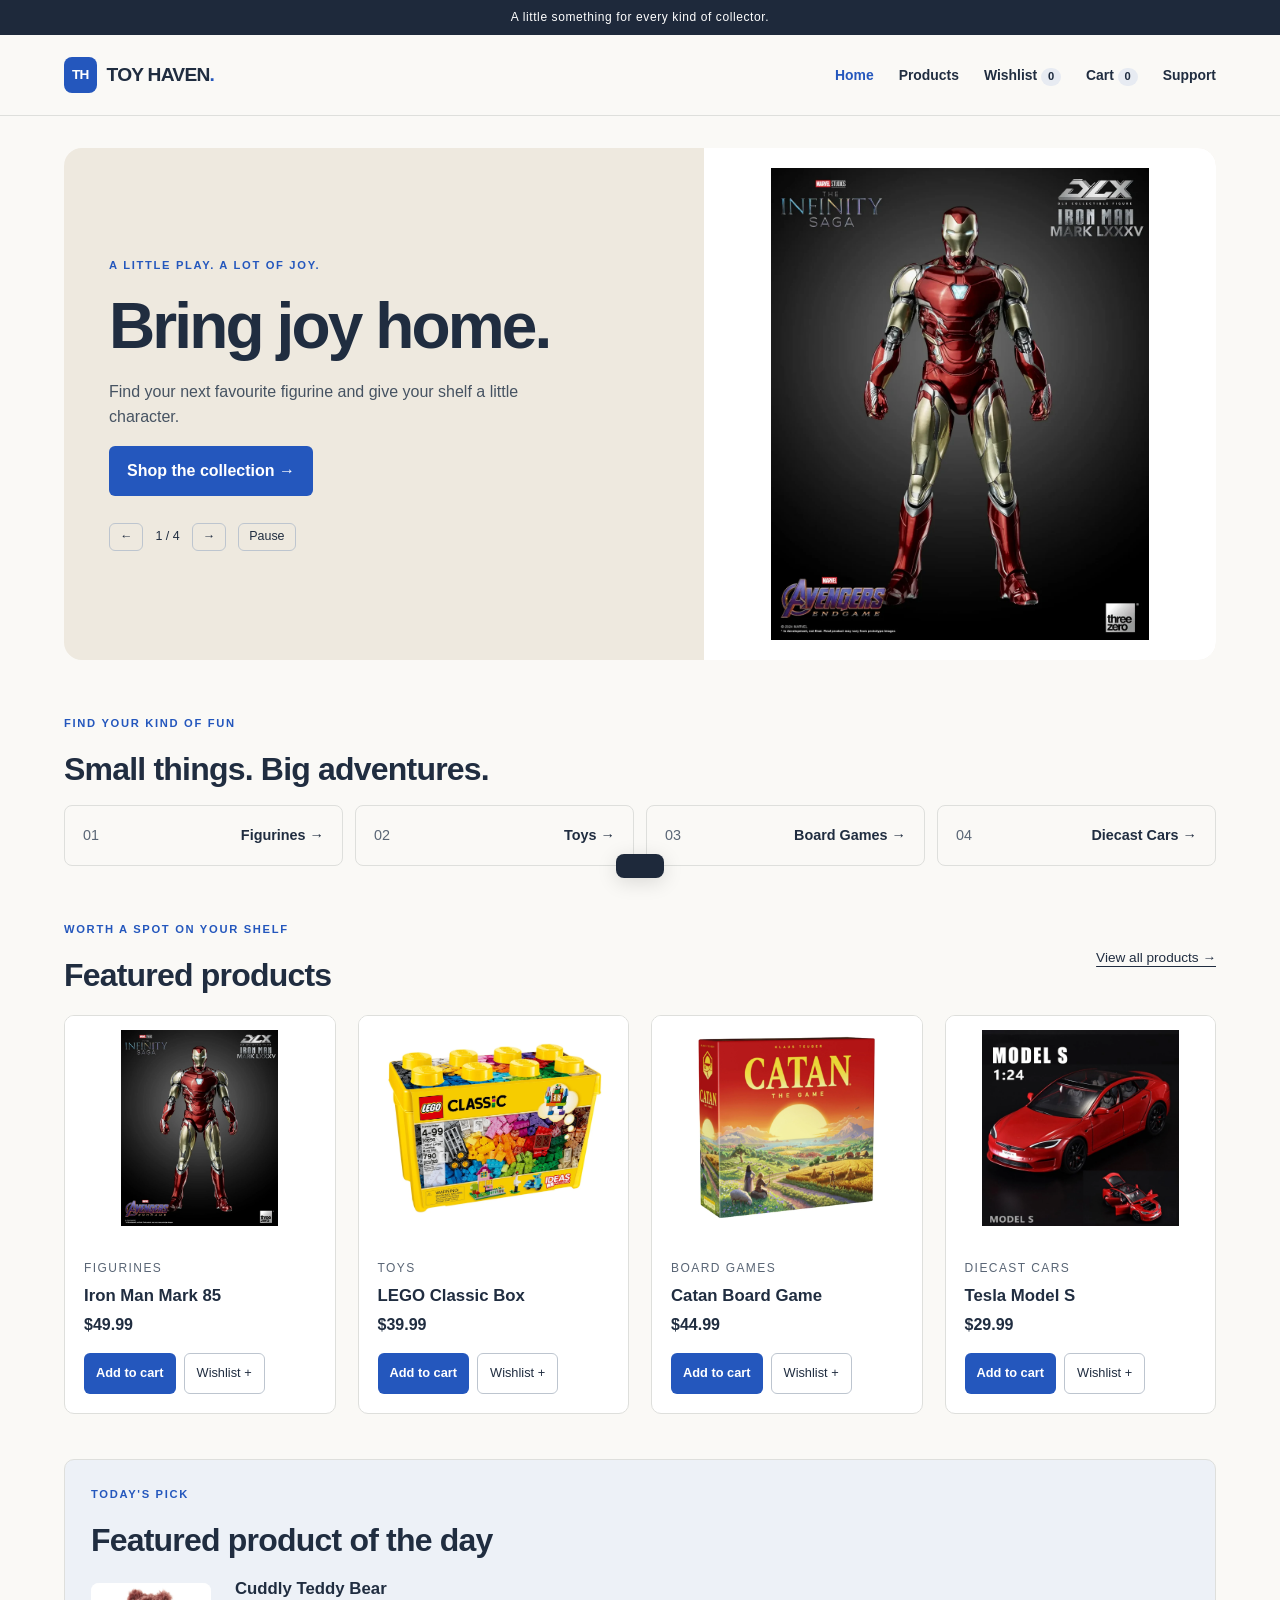
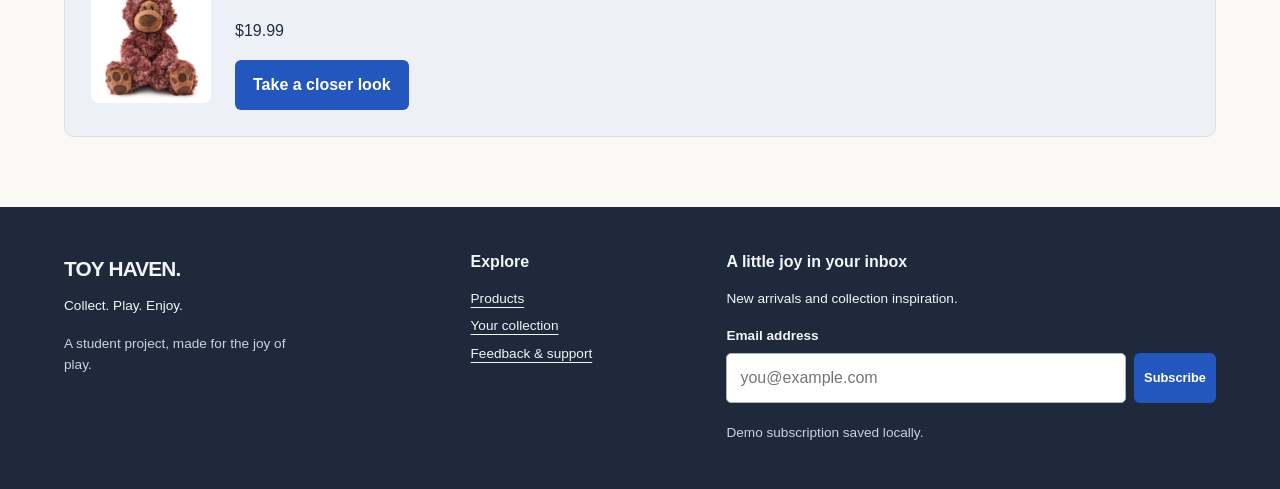
<file: index.html>
<!DOCTYPE html>
<!-- Home page. -->
<html lang="en">
  <head>
    <meta charset="UTF-8">
    <!-- Sets the page width to match the phone or computer screen. -->
    <meta name="viewport" content="width=device-width, initial-scale=1.0">
    <meta name="description" content="Toy Haven: discover collectible figurines, toys, board games and diecast cars. A student demo shop.">
    <meta name="theme-color" content="#1e293b">
    <!-- Text shown on the browser tab. -->
    <title>Toy Haven | Collect. Play. Enjoy.</title>
    <!-- Loads the shared design rules. -->
    <link rel="stylesheet" href="style.css">
    <link rel="icon" href="images/icon.svg" type="image/svg+xml">
    <!-- Links the app name, icons and installation settings. -->
    <link rel="manifest" href="manifest.json">
  </head>
  <body>
    <!-- Lets keyboard users jump straight to the main content. -->
    <a class="skip-link" href="#main">Skip to content</a>
    <div class="announcement" role="region" aria-label="Store announcement">
      A little something for every kind of collector.
    </div>
    <!-- Shared logo and navigation menu. -->
    <header>
      <a href="index.html" class="logo"><span class="logo-mark" aria-hidden="true">TH</span> TOY HAVEN<span class="logo-dot">.</span></a>
      <!-- Phone menu button. JavaScript opens and closes the navigation. -->
      <button class="hamburger" id="hamburger" aria-label="Toggle navigation" aria-expanded="false" aria-controls="nav-links"><span></span><span></span><span></span></button>
      <!-- Links to the other pages. aria-current marks the current page. -->
      <nav id="nav-links" aria-label="Main navigation">
        <a href="index.html" aria-current="page">Home</a>
        <a href="products.html">Products</a>
        <a href="wishlist.html">Wishlist <span id="wish-count">0</span></a>
        <a href="cart.html">Cart <span id="cart-count">0</span></a>
        <a href="support.html">Support</a>
      </nav>
    </header>
    <!-- Home page content. -->
    <main id="main">
      <!-- Slideshow banner and its controls. -->
      <section class="hero">
        <div>
          <p class="eyebrow">A LITTLE PLAY. A LOT OF JOY.</p>
          <h1 id="hero-title">Bring joy home.</h1>
          <p id="hero-text">Find your next favourite figurine, game or little adventure.</p>
          <a class="btn" id="hero-link" href="products.html">Shop the collection &rarr;</a>
          <div class="banner-controls">
            <button id="previous-banner" aria-label="Previous promotion">&larr;</button>
            <span id="banner-count">1 / 4</span><button id="next-banner" aria-label="Next promotion">&rarr;</button>
            <button id="pause-banner">Pause</button>
          </div>
        </div>
        <img id="hero-image" src="images/products/iron-man.webp" alt="Iron Man Mark 85 collectible figure" width="960" height="1200" fetchpriority="high">
      </section>
      <section class="intro">
        <p class="eyebrow">FIND YOUR KIND OF FUN</p>
        <h2>Small things. Big adventures.</h2>
        <div class="categories">
          <a href="products.html?category=Figurines"><span>01</span>Figurines &rarr;</a>
          <a href="products.html?category=Toys"><span>02</span>Toys &rarr;</a>
          <a href="products.html?category=Board%20Games"><span>03</span>Board Games &rarr;</a>
          <a href="products.html?category=Diecast%20Cars"><span>04</span>Diecast Cars &rarr;</a>
        </div>
      </section>
      <section>
        <div class="section-heading">
          <div>
            <p class="eyebrow">WORTH A SPOT ON YOUR SHELF</p>
            <h2>Featured products</h2>
          </div>
          <a href="products.html">View all products &rarr;</a>
        </div>
        <!-- JavaScript inserts the featured product cards here. -->
        <div id="featured-products" class="product-grid">
        </div>
      </section>
      <section class="daily panel">
        <p class="eyebrow">TODAY'S PICK</p>
        <h2>Featured product of the day</h2>
        <!-- JavaScript inserts the daily product here. -->
        <div id="daily-product">
        </div>
      </section>
    </main>
    <!-- Shared footer links and newsletter form. -->
    <footer>
      <div>
        <a class="logo" href="index.html">TOY HAVEN.</a>
        <p>Collect. Play. Enjoy.</p>
        <p class="footer-note">A student project, made for the joy of play.</p>
      </div>
      <div>
        <h2>Explore</h2>
        <a href="products.html">Products</a>
        <a href="wishlist.html">Your collection</a>
        <a href="support.html">Feedback & support</a>
      </div>
      <div>
        <h2>A little joy in your inbox</h2>
        <p>New arrivals and collection inspiration.</p>
        <!-- Newsletter form. JavaScript checks the email and saves it locally. -->
        <form id="newsletter-form" novalidate>
          <!-- The label is connected to its input using the matching for and id. -->
          <label for="news-email">Email address</label>
          <div class="newsletter-row">
            <input type="email" id="news-email" name="email" placeholder="you@example.com" required maxlength="150">
            <button type="submit" class="btn">Subscribe</button>
          </div>
          <!-- Shows the success or error message for this form. -->
          <p id="newsletter-status" role="status"></p>
        </form>
        <small>Demo subscription saved locally.</small>
      </div>
    </footer>
    <!-- JavaScript puts short feedback messages here. -->
    <div id="toast" class="toast" role="status">
    </div>
    <!-- Hidden product popup, opened by JavaScript. -->
    <dialog id="product-dialog" aria-labelledby="modal-title">
      <button id="close-dialog" class="secondary close-dialog">Close &times;</button>
      <div id="modal-content">
        <h2 id="modal-title">Product details</h2>
      </div>
    </dialog>
    <!-- Loads products first, then the code that uses them. -->
    <script src="data.js"></script>
    <!-- Loads the shared JavaScript that makes buttons and forms work. -->
    <script src="app.js"></script>
  </body>
</html>
</file>
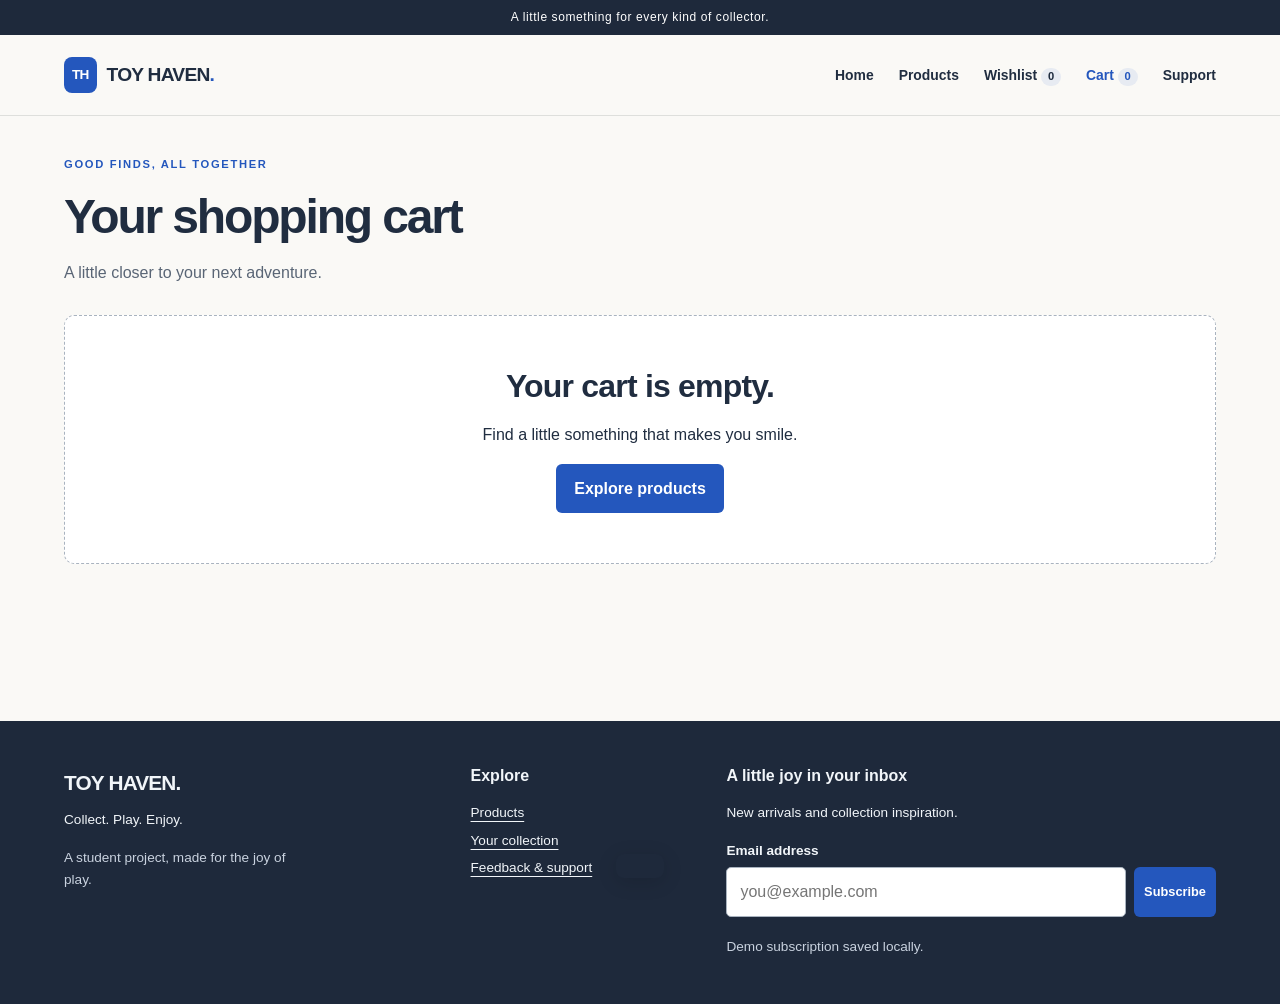
<file: cart.html>
<!DOCTYPE html>
<!-- Shopping cart page. -->
<html lang="en">
  <head>
    <meta charset="UTF-8">
    <!-- Sets the page width to match the phone or computer screen. -->
    <meta name="viewport" content="width=device-width, initial-scale=1.0">
    <meta name="description" content="Toy Haven: discover collectible figurines, toys, board games and diecast cars. A student demo shop.">
    <meta name="theme-color" content="#1e293b">
    <!-- Text shown on the browser tab. -->
    <title>Toy Haven | Shopping Cart</title>
    <!-- Loads the shared design rules. -->
    <link rel="stylesheet" href="style.css">
    <link rel="icon" href="images/icon.svg" type="image/svg+xml">
    <!-- Links the app name, icons and installation settings. -->
    <link rel="manifest" href="manifest.json">
  </head>
  <body>
    <!-- Lets keyboard users jump straight to the main content. -->
    <a class="skip-link" href="#main">Skip to content</a>
    <div class="announcement" role="region" aria-label="Store announcement">
      A little something for every kind of collector.
    </div>
    <!-- Shared logo and navigation menu. -->
    <header>
      <a href="index.html" class="logo"><span class="logo-mark" aria-hidden="true">TH</span> TOY HAVEN<span class="logo-dot">.</span></a>
      <!-- Phone menu button. JavaScript opens and closes the navigation. -->
      <button class="hamburger" id="hamburger" aria-label="Toggle navigation" aria-expanded="false" aria-controls="nav-links"><span></span><span></span><span></span></button>
      <!-- Links to the other pages. aria-current marks the current page. -->
      <nav id="nav-links" aria-label="Main navigation">
        <a href="index.html">Home</a>
        <a href="products.html">Products</a>
        <a href="wishlist.html">Wishlist <span id="wish-count">0</span></a>
        <a href="cart.html" aria-current="page">Cart <span id="cart-count">0</span></a>
        <a href="support.html">Support</a>
      </nav>
    </header>
    <!-- Shopping cart page content. -->
    <main id="main">
      <div class="page-title">
        <p class="eyebrow">GOOD FINDS, ALL TOGETHER</p>
        <h1>Your shopping cart</h1>
        <p>A little closer to your next adventure.</p>
      </div>
      <!-- JavaScript inserts cart items, quantity controls and totals here. -->
      <div id="cart-content">
      </div>
    </main>
    <!-- Shared footer links and newsletter form. -->
    <footer>
      <div>
        <a class="logo" href="index.html">TOY HAVEN.</a>
        <p>Collect. Play. Enjoy.</p>
        <p class="footer-note">A student project, made for the joy of play.</p>
      </div>
      <div>
        <h2>Explore</h2>
        <a href="products.html">Products</a>
        <a href="wishlist.html">Your collection</a>
        <a href="support.html">Feedback & support</a>
      </div>
      <div>
        <h2>A little joy in your inbox</h2>
        <p>New arrivals and collection inspiration.</p>
        <!-- Newsletter form. JavaScript checks the email and saves it locally. -->
        <form id="newsletter-form" novalidate>
          <!-- The label is connected to its input using the matching for and id. -->
          <label for="news-email">Email address</label>
          <div class="newsletter-row">
            <input type="email" id="news-email" name="email" placeholder="you@example.com" required maxlength="150">
            <button type="submit" class="btn">Subscribe</button>
          </div>
          <!-- Shows the success or error message for this form. -->
          <p id="newsletter-status" role="status"></p>
        </form>
        <small>Demo subscription saved locally.</small>
      </div>
    </footer>
    <!-- JavaScript puts short feedback messages here. -->
    <div id="toast" class="toast" role="status">
    </div>
    <!-- Hidden product popup, opened by JavaScript. -->
    <dialog id="product-dialog" aria-labelledby="modal-title">
      <button id="close-dialog" class="secondary close-dialog">Close &times;</button>
      <div id="modal-content">
        <h2 id="modal-title">Product details</h2>
      </div>
    </dialog>
    <!-- Loads products first, then the code that uses them. -->
    <script src="data.js"></script>
    <!-- Loads the shared JavaScript that makes buttons and forms work. -->
    <script src="app.js"></script>
  </body>
</html>
</file>
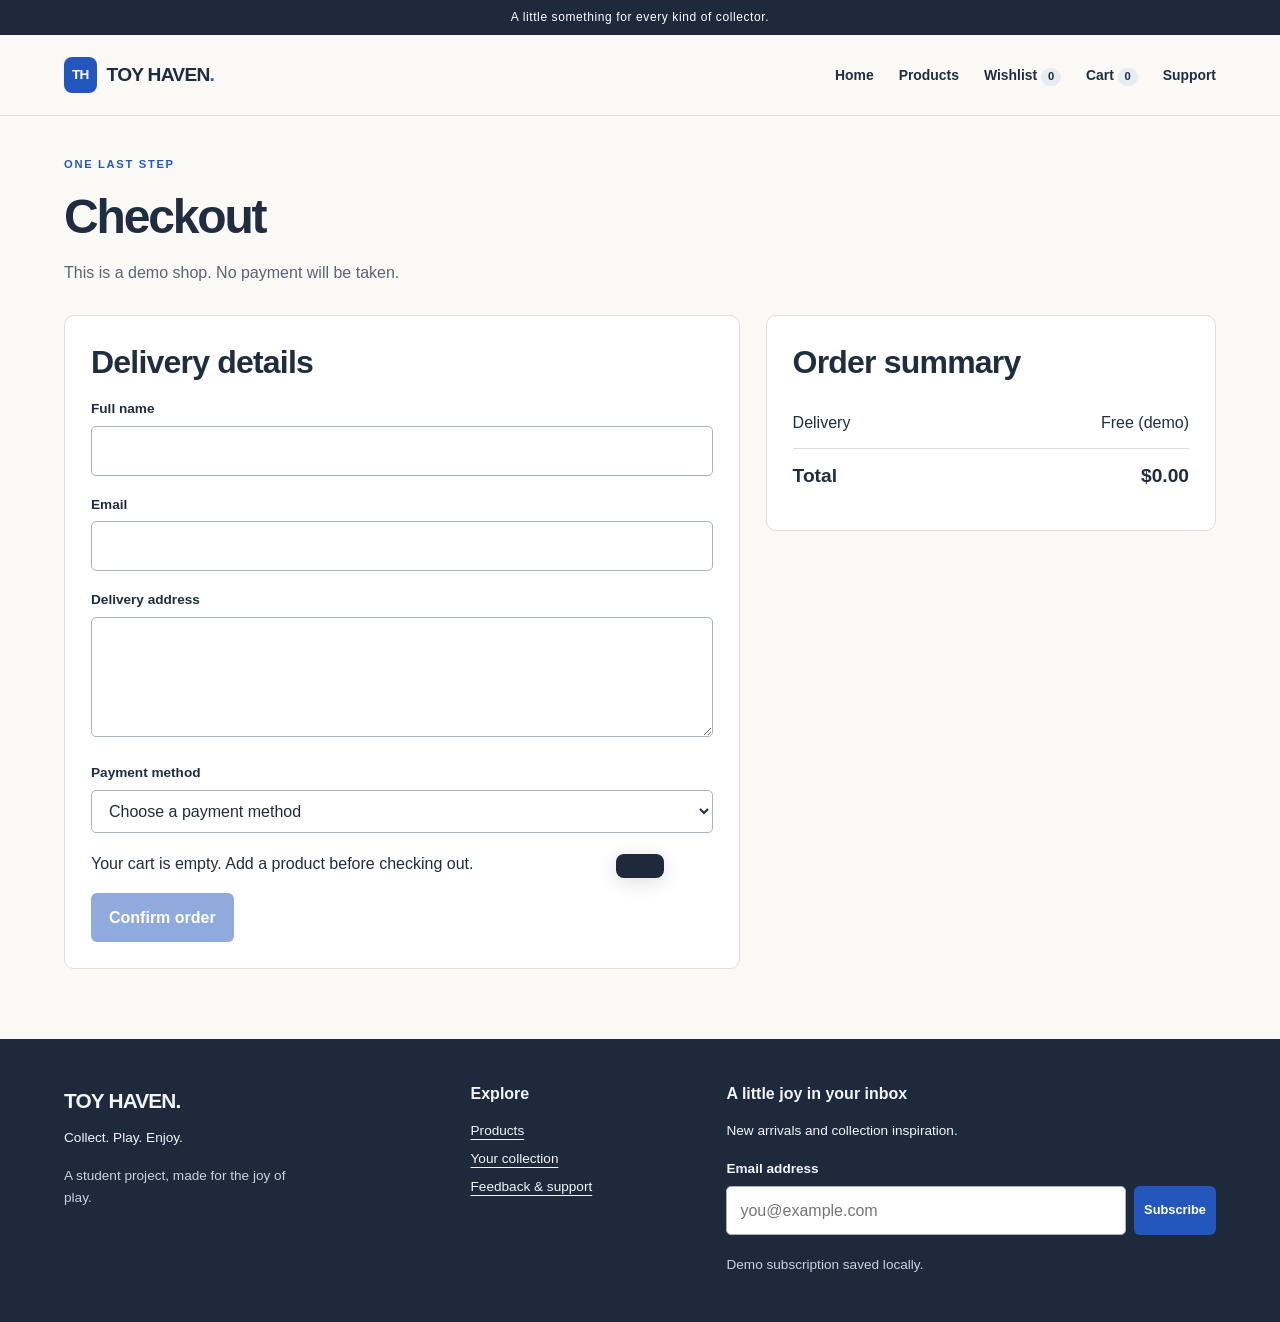
<file: checkout.html>
<!DOCTYPE html>
<!-- Checkout page. -->
<html lang="en">
  <head>
    <meta charset="UTF-8">
    <!-- Sets the page width to match the phone or computer screen. -->
    <meta name="viewport" content="width=device-width, initial-scale=1.0">
    <meta name="description" content="Toy Haven: discover collectible figurines, toys, board games and diecast cars. A student demo shop.">
    <meta name="theme-color" content="#1e293b">
    <!-- Text shown on the browser tab. -->
    <title>Toy Haven | Checkout</title>
    <!-- Loads the shared design rules. -->
    <link rel="stylesheet" href="style.css">
    <link rel="icon" href="images/icon.svg" type="image/svg+xml">
    <!-- Links the app name, icons and installation settings. -->
    <link rel="manifest" href="manifest.json">
  </head>
  <body>
    <!-- Lets keyboard users jump straight to the main content. -->
    <a class="skip-link" href="#main">Skip to content</a>
    <div class="announcement" role="region" aria-label="Store announcement">
      A little something for every kind of collector.
    </div>
    <!-- Shared logo and navigation menu. -->
    <header>
      <a href="index.html" class="logo"><span class="logo-mark" aria-hidden="true">TH</span> TOY HAVEN<span class="logo-dot">.</span></a>
      <!-- Phone menu button. JavaScript opens and closes the navigation. -->
      <button class="hamburger" id="hamburger" aria-label="Toggle navigation" aria-expanded="false" aria-controls="nav-links"><span></span><span></span><span></span></button>
      <!-- Links to the other pages. aria-current marks the current page. -->
      <nav id="nav-links" aria-label="Main navigation">
        <a href="index.html">Home</a>
        <a href="products.html">Products</a>
        <a href="wishlist.html">Wishlist <span id="wish-count">0</span></a>
        <a href="cart.html">Cart <span id="cart-count">0</span></a>
        <a href="support.html">Support</a>
      </nav>
    </header>
    <!-- Checkout page content. -->
    <main id="main">
      <div class="page-title">
        <p class="eyebrow">ONE LAST STEP</p>
        <h1>Checkout</h1>
        <p>This is a demo shop. No payment will be taken.</p>
      </div>
      <div id="checkout-layout" class="two-columns">
        <!-- Delivery form. JavaScript checks the fields before saving a demo order. -->
        <form id="checkout-form" class="panel" novalidate>
          <h2>Delivery details</h2>
          <label for="full-name">Full name</label>
          <input id="full-name" name="fullName" autocomplete="name" required minlength="2" maxlength="100">
          <label for="email">Email</label>
          <input id="email" name="email" type="email" autocomplete="email" required maxlength="150">
          <label for="address">Delivery address</label>
          <textarea id="address" name="address" autocomplete="street-address" required minlength="10" maxlength="500"></textarea>
          <label for="payment">Payment method</label>
          <select id="payment" name="payment" required><option value="">Choose a payment method</option><option value="cod">Cash on delivery (simulation)</option><option value="card">Card (simulation)</option></select>
          <p id="checkout-message" role="status"></p>
          <button class="btn" type="submit">Confirm order</button>
        </form>
        <aside class="panel">
          <h2>Order summary</h2>
          <div id="order-summary">
          </div>
        </aside>
      </div>
      <!-- Hidden confirmation shown after a successful demo order. -->
      <section id="order-success" class="panel success" hidden tabindex="-1">
        <p class="eyebrow">THANK YOU!</p>
        <h2>Your order is confirmed.</h2>
        <p id="order-reference"></p>
        <p>Your demo order has been saved on this device.</p>
        <a class="btn" href="products.html">Keep exploring</a>
      </section>
    </main>
    <!-- Shared footer links and newsletter form. -->
    <footer>
      <div>
        <a class="logo" href="index.html">TOY HAVEN.</a>
        <p>Collect. Play. Enjoy.</p>
        <p class="footer-note">A student project, made for the joy of play.</p>
      </div>
      <div>
        <h2>Explore</h2>
        <a href="products.html">Products</a>
        <a href="wishlist.html">Your collection</a>
        <a href="support.html">Feedback & support</a>
      </div>
      <div>
        <h2>A little joy in your inbox</h2>
        <p>New arrivals and collection inspiration.</p>
        <!-- Newsletter form. JavaScript checks the email and saves it locally. -->
        <form id="newsletter-form" novalidate>
          <!-- The label is connected to its input using the matching for and id. -->
          <label for="news-email">Email address</label>
          <div class="newsletter-row">
            <input type="email" id="news-email" name="email" placeholder="you@example.com" required maxlength="150">
            <button type="submit" class="btn">Subscribe</button>
          </div>
          <!-- Shows the success or error message for this form. -->
          <p id="newsletter-status" role="status"></p>
        </form>
        <small>Demo subscription saved locally.</small>
      </div>
    </footer>
    <!-- JavaScript puts short feedback messages here. -->
    <div id="toast" class="toast" role="status">
    </div>
    <!-- Hidden product popup, opened by JavaScript. -->
    <dialog id="product-dialog" aria-labelledby="modal-title">
      <button id="close-dialog" class="secondary close-dialog">Close &times;</button>
      <div id="modal-content">
        <h2 id="modal-title">Product details</h2>
      </div>
    </dialog>
    <!-- Loads products first, then the code that uses them. -->
    <script src="data.js"></script>
    <!-- Loads the shared JavaScript that makes buttons and forms work. -->
    <script src="app.js"></script>
  </body>
</html>
</file>
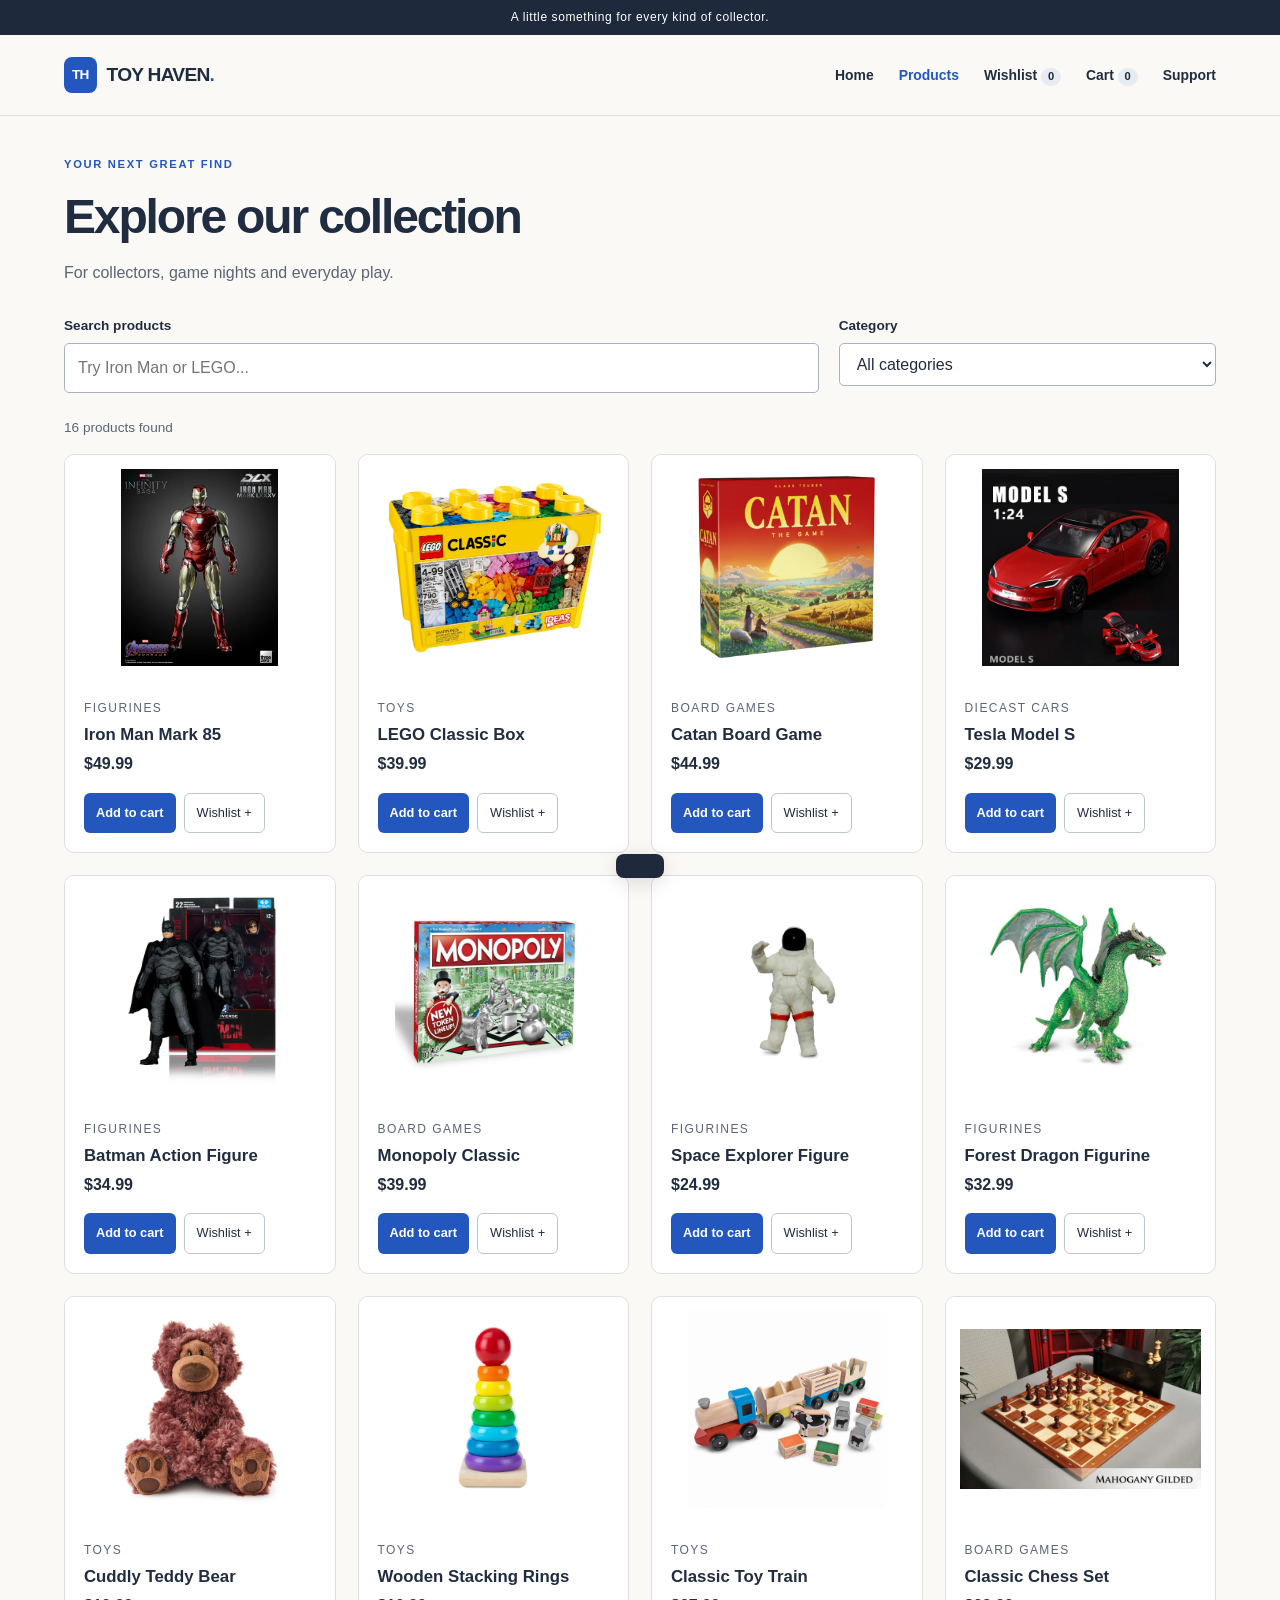
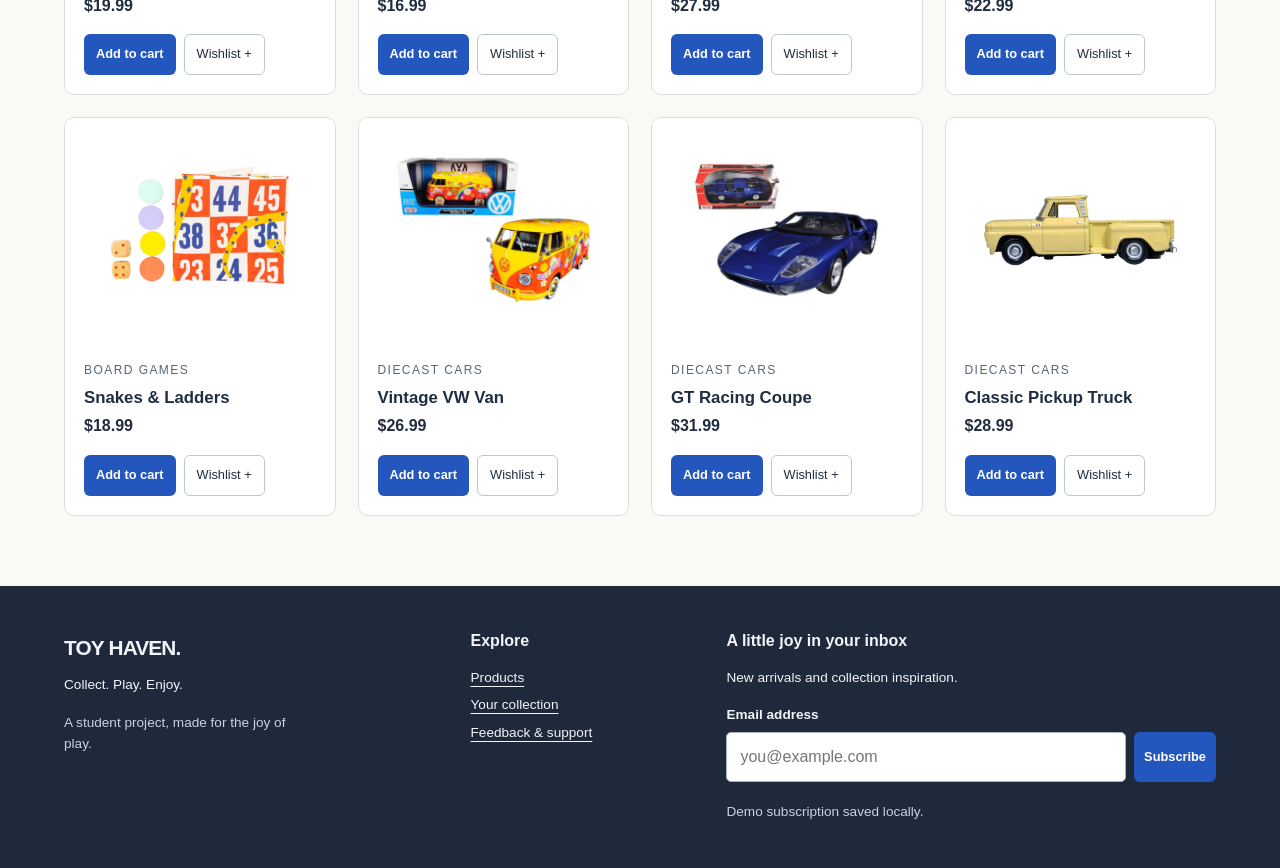
<file: products.html>
<!DOCTYPE html>
<!-- Products page. -->
<html lang="en">
  <head>
    <meta charset="UTF-8">
    <!-- Sets the page width to match the phone or computer screen. -->
    <meta name="viewport" content="width=device-width, initial-scale=1.0">
    <meta name="description" content="Toy Haven: discover collectible figurines, toys, board games and diecast cars. A student demo shop.">
    <meta name="theme-color" content="#1e293b">
    <!-- Text shown on the browser tab. -->
    <title>Toy Haven | All Products</title>
    <!-- Loads the shared design rules. -->
    <link rel="stylesheet" href="style.css">
    <link rel="icon" href="images/icon.svg" type="image/svg+xml">
    <!-- Links the app name, icons and installation settings. -->
    <link rel="manifest" href="manifest.json">
  </head>
  <body>
    <!-- Lets keyboard users jump straight to the main content. -->
    <a class="skip-link" href="#main">Skip to content</a>
    <div class="announcement" role="region" aria-label="Store announcement">
      A little something for every kind of collector.
    </div>
    <!-- Shared logo and navigation menu. -->
    <header>
      <a href="index.html" class="logo"><span class="logo-mark" aria-hidden="true">TH</span> TOY HAVEN<span class="logo-dot">.</span></a>
      <!-- Phone menu button. JavaScript opens and closes the navigation. -->
      <button class="hamburger" id="hamburger" aria-label="Toggle navigation" aria-expanded="false" aria-controls="nav-links"><span></span><span></span><span></span></button>
      <!-- Links to the other pages. aria-current marks the current page. -->
      <nav id="nav-links" aria-label="Main navigation">
        <a href="index.html">Home</a>
        <a href="products.html" aria-current="page">Products</a>
        <a href="wishlist.html">Wishlist <span id="wish-count">0</span></a>
        <a href="cart.html">Cart <span id="cart-count">0</span></a>
        <a href="support.html">Support</a>
      </nav>
    </header>
    <!-- Products page content. -->
    <main id="main">
      <div class="page-title">
        <p class="eyebrow">YOUR NEXT GREAT FIND</p>
        <h1>Explore our collection</h1>
        <p>For collectors, game nights and everyday play.</p>
      </div>
      <!-- Search box and category dropdown. -->
      <form class="filter-bar" id="catalog-form">
        <div>
          <label for="search-catalog">Search products</label>
          <input id="search-catalog" type="search" placeholder="Try Iron Man or LEGO...">
        </div>
        <div>
          <label for="category-filter">Category</label>
          <select id="category-filter"><option value="All">All categories</option><option value="Figurines">Figurines</option><option value="Toys">Toys</option><option value="Board Games">Board Games</option><option value="Diecast Cars">Diecast Cars</option></select>
        </div>
      </form>
      <p id="result-count" role="status"></p>
      <!-- JavaScript inserts the matching product cards here. -->
      <div id="all-products" class="product-grid">
      </div>
    </main>
    <!-- Shared footer links and newsletter form. -->
    <footer>
      <div>
        <a class="logo" href="index.html">TOY HAVEN.</a>
        <p>Collect. Play. Enjoy.</p>
        <p class="footer-note">A student project, made for the joy of play.</p>
      </div>
      <div>
        <h2>Explore</h2>
        <a href="products.html">Products</a>
        <a href="wishlist.html">Your collection</a>
        <a href="support.html">Feedback & support</a>
      </div>
      <div>
        <h2>A little joy in your inbox</h2>
        <p>New arrivals and collection inspiration.</p>
        <!-- Newsletter form. JavaScript checks the email and saves it locally. -->
        <form id="newsletter-form" novalidate>
          <!-- The label is connected to its input using the matching for and id. -->
          <label for="news-email">Email address</label>
          <div class="newsletter-row">
            <input type="email" id="news-email" name="email" placeholder="you@example.com" required maxlength="150">
            <button type="submit" class="btn">Subscribe</button>
          </div>
          <!-- Shows the success or error message for this form. -->
          <p id="newsletter-status" role="status"></p>
        </form>
        <small>Demo subscription saved locally.</small>
      </div>
    </footer>
    <!-- JavaScript puts short feedback messages here. -->
    <div id="toast" class="toast" role="status">
    </div>
    <!-- Hidden product popup, opened by JavaScript. -->
    <dialog id="product-dialog" aria-labelledby="modal-title">
      <button id="close-dialog" class="secondary close-dialog">Close &times;</button>
      <div id="modal-content">
        <h2 id="modal-title">Product details</h2>
      </div>
    </dialog>
    <!-- Loads products first, then the code that uses them. -->
    <script src="data.js"></script>
    <!-- Loads the shared JavaScript that makes buttons and forms work. -->
    <script src="app.js"></script>
  </body>
</html>
</file>
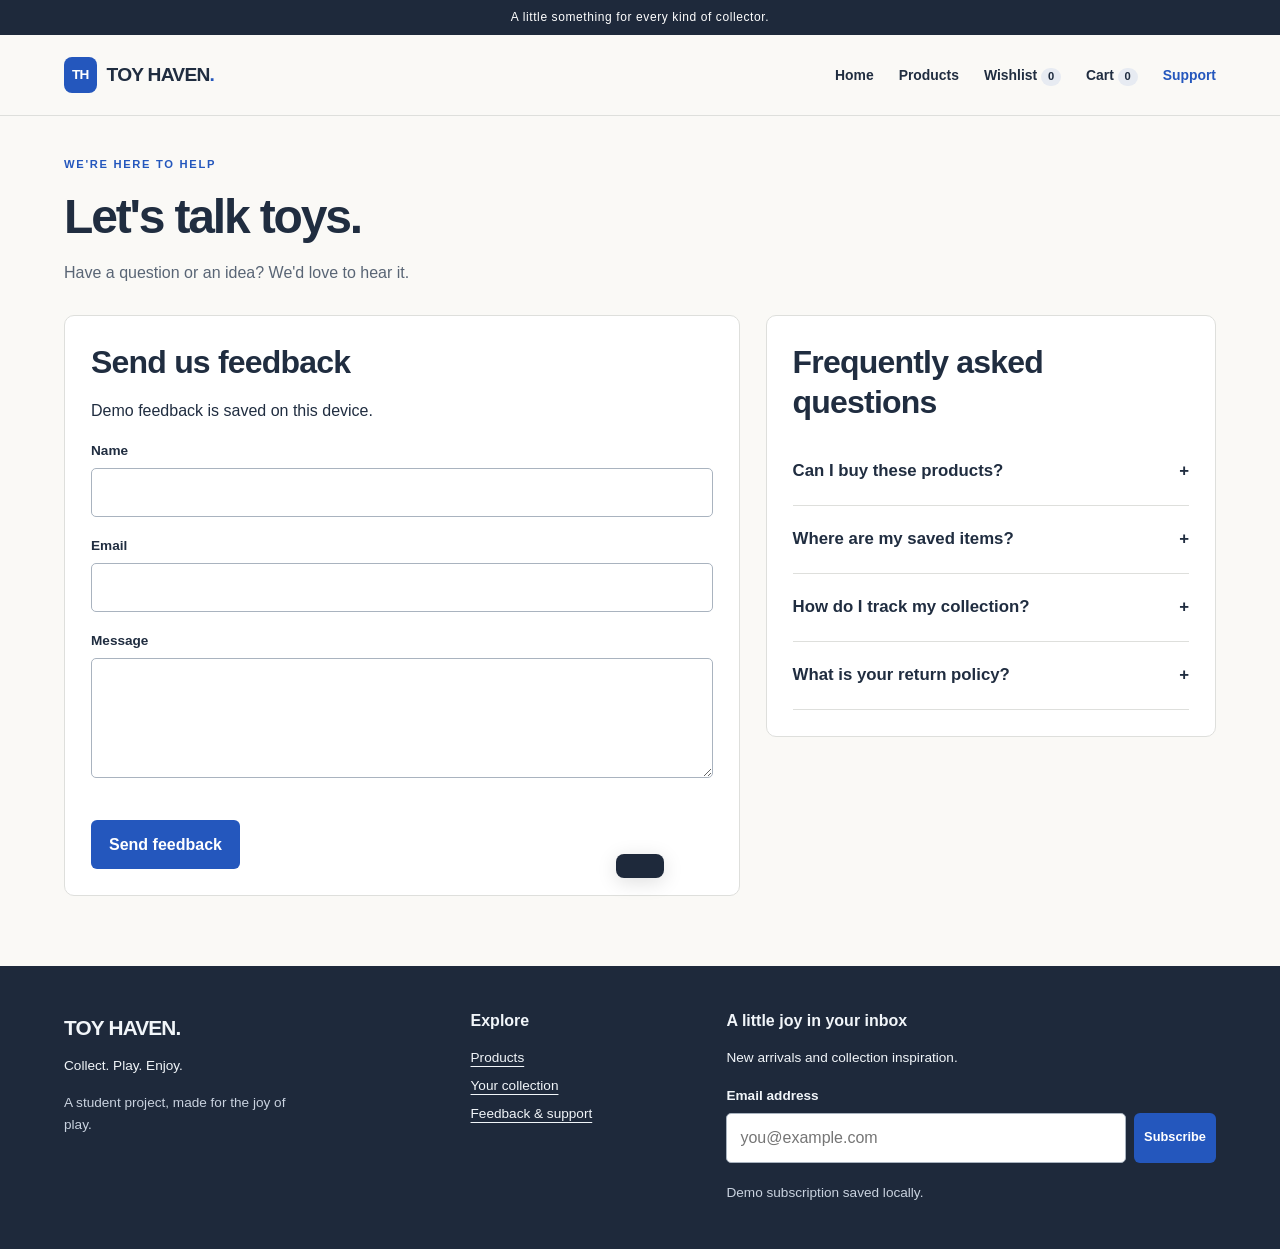
<file: support.html>
<!DOCTYPE html>
<!-- Feedback and support page. -->
<html lang="en">
  <head>
    <meta charset="UTF-8">
    <!-- Sets the page width to match the phone or computer screen. -->
    <meta name="viewport" content="width=device-width, initial-scale=1.0">
    <meta name="description" content="Toy Haven: discover collectible figurines, toys, board games and diecast cars. A student demo shop.">
    <meta name="theme-color" content="#1e293b">
    <!-- Text shown on the browser tab. -->
    <title>Toy Haven | Feedback & Support</title>
    <!-- Loads the shared design rules. -->
    <link rel="stylesheet" href="style.css">
    <link rel="icon" href="images/icon.svg" type="image/svg+xml">
    <!-- Links the app name, icons and installation settings. -->
    <link rel="manifest" href="manifest.json">
  </head>
  <body>
    <!-- Lets keyboard users jump straight to the main content. -->
    <a class="skip-link" href="#main">Skip to content</a>
    <div class="announcement" role="region" aria-label="Store announcement">
      A little something for every kind of collector.
    </div>
    <!-- Shared logo and navigation menu. -->
    <header>
      <a href="index.html" class="logo"><span class="logo-mark" aria-hidden="true">TH</span> TOY HAVEN<span class="logo-dot">.</span></a>
      <!-- Phone menu button. JavaScript opens and closes the navigation. -->
      <button class="hamburger" id="hamburger" aria-label="Toggle navigation" aria-expanded="false" aria-controls="nav-links"><span></span><span></span><span></span></button>
      <!-- Links to the other pages. aria-current marks the current page. -->
      <nav id="nav-links" aria-label="Main navigation">
        <a href="index.html">Home</a>
        <a href="products.html">Products</a>
        <a href="wishlist.html">Wishlist <span id="wish-count">0</span></a>
        <a href="cart.html">Cart <span id="cart-count">0</span></a>
        <a href="support.html" aria-current="page">Support</a>
      </nav>
    </header>
    <!-- Feedback and support page content. -->
    <main id="main">
      <div class="page-title">
        <p class="eyebrow">WE'RE HERE TO HELP</p>
        <h1>Let's talk toys.</h1>
        <p>Have a question or an idea? We'd love to hear it.</p>
      </div>
      <div class="two-columns">
        <!-- Feedback form. Name, email and message are saved in this browser. -->
        <form id="support-form" class="panel" novalidate>
          <h2>Send us feedback</h2>
          <p>Demo feedback is saved on this device.</p>
          <label for="support-name">Name</label>
          <input id="support-name" name="name" autocomplete="name" required minlength="2" maxlength="100">
          <label for="support-email">Email</label>
          <input id="support-email" name="email" type="email" autocomplete="email" required maxlength="150">
          <label for="support-message">Message</label>
          <textarea id="support-message" name="message" required minlength="10" maxlength="2000"></textarea>
          <p id="support-status" role="status"></p>
          <button class="btn" type="submit">Send feedback</button>
        </form>
        <!-- FAQ buttons show or hide their answers. -->
        <section class="panel">
          <h2>Frequently asked questions</h2>
          <div class="faq">
            <h3><button class="faq-toggle" aria-expanded="false" aria-controls="faq0">Can I buy these products?<span aria-hidden="true">+</span></button>
            </h3>
            <p id="faq0" hidden>Toy Haven is a student demonstration. Orders and payments are simulated.</p>
          </div>
          <div class="faq">
            <h3><button class="faq-toggle" aria-expanded="false" aria-controls="faq1">Where are my saved items?<span aria-hidden="true">+</span></button>
            </h3>
            <p id="faq1" hidden>Your cart and collection are stored in this browser on this device. Clearing browser data removes them.</p>
          </div>
          <div class="faq">
            <h3><button class="faq-toggle" aria-expanded="false" aria-controls="faq2">How do I track my collection?<span aria-hidden="true">+</span></button>
            </h3>
            <p id="faq2" hidden>Save a product to your wishlist, then choose Interested, Owned or Not Interested.</p>
          </div>
          <div class="faq">
            <h3><button class="faq-toggle" aria-expanded="false" aria-controls="faq3">What is your return policy?<span aria-hidden="true">+</span></button>
            </h3>
            <p id="faq3" hidden>For this demonstration, the example policy is returns within 30 days. No real products are shipped.</p>
          </div>
        </section>
      </div>
    </main>
    <!-- Shared footer links and newsletter form. -->
    <footer>
      <div>
        <a class="logo" href="index.html">TOY HAVEN.</a>
        <p>Collect. Play. Enjoy.</p>
        <p class="footer-note">A student project, made for the joy of play.</p>
      </div>
      <div>
        <h2>Explore</h2>
        <a href="products.html">Products</a>
        <a href="wishlist.html">Your collection</a>
        <a href="support.html">Feedback & support</a>
      </div>
      <div>
        <h2>A little joy in your inbox</h2>
        <p>New arrivals and collection inspiration.</p>
        <!-- Newsletter form. JavaScript checks the email and saves it locally. -->
        <form id="newsletter-form" novalidate>
          <!-- The label is connected to its input using the matching for and id. -->
          <label for="news-email">Email address</label>
          <div class="newsletter-row">
            <input type="email" id="news-email" name="email" placeholder="you@example.com" required maxlength="150">
            <button type="submit" class="btn">Subscribe</button>
          </div>
          <!-- Shows the success or error message for this form. -->
          <p id="newsletter-status" role="status"></p>
        </form>
        <small>Demo subscription saved locally.</small>
      </div>
    </footer>
    <!-- JavaScript puts short feedback messages here. -->
    <div id="toast" class="toast" role="status">
    </div>
    <!-- Hidden product popup, opened by JavaScript. -->
    <dialog id="product-dialog" aria-labelledby="modal-title">
      <button id="close-dialog" class="secondary close-dialog">Close &times;</button>
      <div id="modal-content">
        <h2 id="modal-title">Product details</h2>
      </div>
    </dialog>
    <!-- Loads products first, then the code that uses them. -->
    <script src="data.js"></script>
    <!-- Loads the shared JavaScript that makes buttons and forms work. -->
    <script src="app.js"></script>
  </body>
</html>
</file>
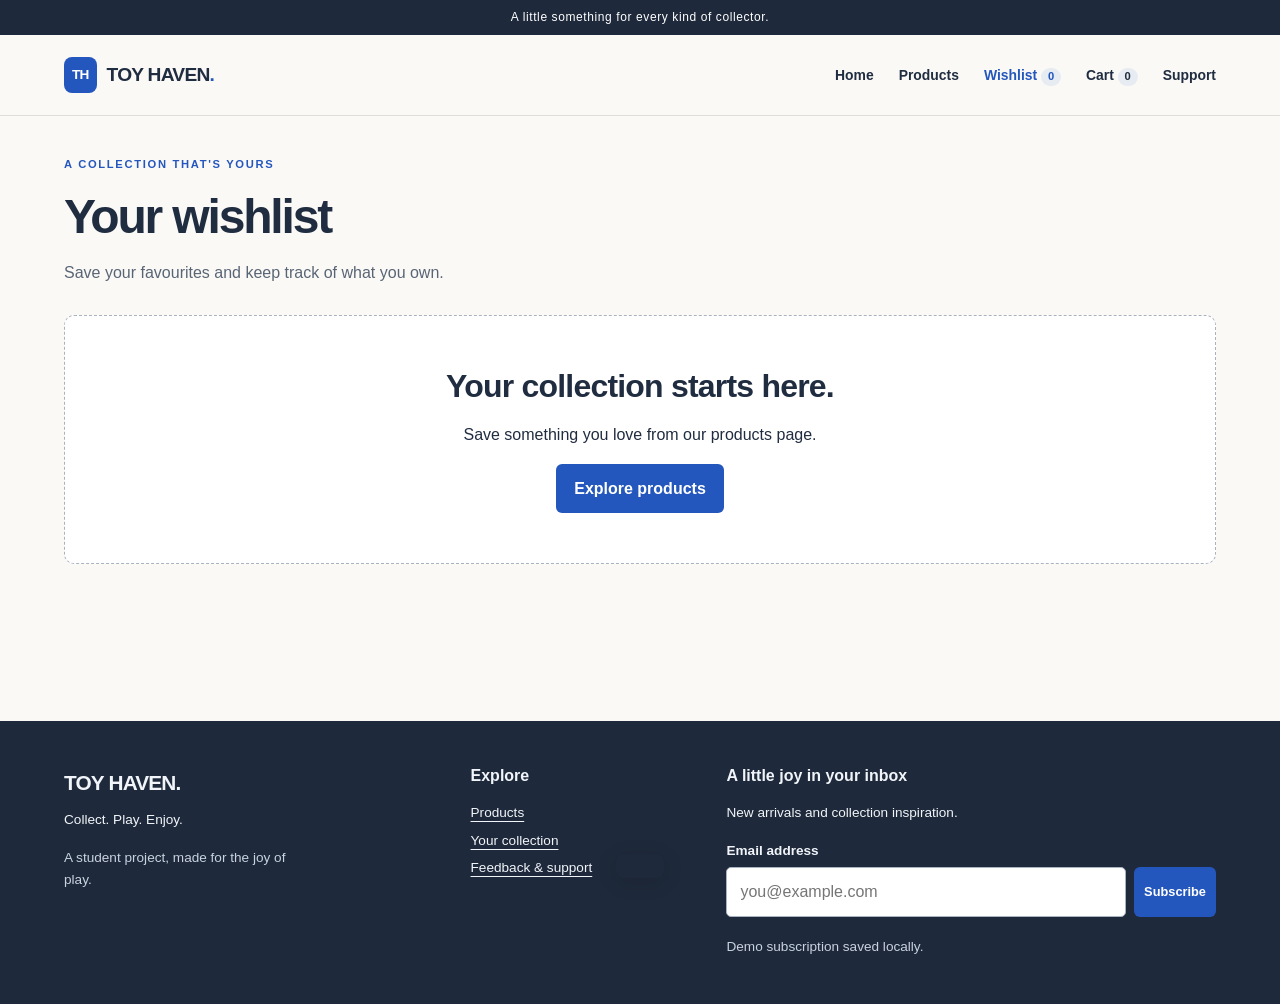
<file: wishlist.html>
<!DOCTYPE html>
<!-- Wishlist page. -->
<html lang="en">
  <head>
    <meta charset="UTF-8">
    <!-- Sets the page width to match the phone or computer screen. -->
    <meta name="viewport" content="width=device-width, initial-scale=1.0">
    <meta name="description" content="Toy Haven: discover collectible figurines, toys, board games and diecast cars. A student demo shop.">
    <meta name="theme-color" content="#1e293b">
    <!-- Text shown on the browser tab. -->
    <title>Toy Haven | Your Collection</title>
    <!-- Loads the shared design rules. -->
    <link rel="stylesheet" href="style.css">
    <link rel="icon" href="images/icon.svg" type="image/svg+xml">
    <!-- Links the app name, icons and installation settings. -->
    <link rel="manifest" href="manifest.json">
  </head>
  <body>
    <!-- Lets keyboard users jump straight to the main content. -->
    <a class="skip-link" href="#main">Skip to content</a>
    <div class="announcement" role="region" aria-label="Store announcement">
      A little something for every kind of collector.
    </div>
    <!-- Shared logo and navigation menu. -->
    <header>
      <a href="index.html" class="logo"><span class="logo-mark" aria-hidden="true">TH</span> TOY HAVEN<span class="logo-dot">.</span></a>
      <!-- Phone menu button. JavaScript opens and closes the navigation. -->
      <button class="hamburger" id="hamburger" aria-label="Toggle navigation" aria-expanded="false" aria-controls="nav-links"><span></span><span></span><span></span></button>
      <!-- Links to the other pages. aria-current marks the current page. -->
      <nav id="nav-links" aria-label="Main navigation">
        <a href="index.html">Home</a>
        <a href="products.html">Products</a>
        <a href="wishlist.html" aria-current="page">Wishlist <span id="wish-count">0</span></a>
        <a href="cart.html">Cart <span id="cart-count">0</span></a>
        <a href="support.html">Support</a>
      </nav>
    </header>
    <!-- Wishlist page content. -->
    <main id="main">
      <div class="page-title">
        <p class="eyebrow">A COLLECTION THAT'S YOURS</p>
        <h1>Your wishlist</h1>
        <p>Save your favourites and keep track of what you own.</p>
      </div>
      <!-- JavaScript inserts the saved products and status dropdowns here. -->
      <div id="wishlist-products" class="product-grid">
      </div>
    </main>
    <!-- Shared footer links and newsletter form. -->
    <footer>
      <div>
        <a class="logo" href="index.html">TOY HAVEN.</a>
        <p>Collect. Play. Enjoy.</p>
        <p class="footer-note">A student project, made for the joy of play.</p>
      </div>
      <div>
        <h2>Explore</h2>
        <a href="products.html">Products</a>
        <a href="wishlist.html">Your collection</a>
        <a href="support.html">Feedback & support</a>
      </div>
      <div>
        <h2>A little joy in your inbox</h2>
        <p>New arrivals and collection inspiration.</p>
        <!-- Newsletter form. JavaScript checks the email and saves it locally. -->
        <form id="newsletter-form" novalidate>
          <!-- The label is connected to its input using the matching for and id. -->
          <label for="news-email">Email address</label>
          <div class="newsletter-row">
            <input type="email" id="news-email" name="email" placeholder="you@example.com" required maxlength="150">
            <button type="submit" class="btn">Subscribe</button>
          </div>
          <!-- Shows the success or error message for this form. -->
          <p id="newsletter-status" role="status"></p>
        </form>
        <small>Demo subscription saved locally.</small>
      </div>
    </footer>
    <!-- JavaScript puts short feedback messages here. -->
    <div id="toast" class="toast" role="status">
    </div>
    <!-- Hidden product popup, opened by JavaScript. -->
    <dialog id="product-dialog" aria-labelledby="modal-title">
      <button id="close-dialog" class="secondary close-dialog">Close &times;</button>
      <div id="modal-content">
        <h2 id="modal-title">Product details</h2>
      </div>
    </dialog>
    <!-- Loads products first, then the code that uses them. -->
    <script src="data.js"></script>
    <!-- Loads the shared JavaScript that makes buttons and forms work. -->
    <script src="app.js"></script>
  </body>
</html>
</file>
<file: style.css>
/* Shared colours used throughout the website. */
:root {
    --primary: #1e293b;
    --accent: #2457bd;
    --bg: #faf9f6;
    --ink: #202d40;
    --muted: #596575;
    --line: #dedfdc;
}

/* Includes padding and borders inside the element width. */
* {
    box-sizing: border-box;
}

html {
    scroll-behavior: smooth;
}

body {
    margin: 0;
    background: var(--bg);
    color: var(--ink);
    font-family: 'Segoe UI',Tahoma,sans-serif;
    line-height: 1.6;
}

/* Keeps link colour the same as nearby text and moves the underline down 4px. */
a {
    color: inherit;
    text-underline-offset: 4px;
}

button,input,select,textarea {
    font: inherit;
}

button,a,input,select,textarea {
    -webkit-tap-highlight-color: transparent;
}

button {
    cursor: pointer;
}

button:disabled {
    opacity: .5;
    cursor: not-allowed;
}

/* Shows a clear outline when navigating with the keyboard. */
:focus-visible {
    outline: 3px solid #bc7021;
    outline-offset: 4px;
}

[hidden] {
    display: none !important;
}

h1,h2,h3,p {
    margin: 0 0 1rem;
}

/* Makes the main heading scale with screen width, within a minimum and maximum. */
h1 {
    font-size: clamp(2.2rem,5vw,4rem);
    line-height: 1.12;
    letter-spacing: -.045em;
}

h2 {
    font-size: clamp(1.5rem,3vw,2rem);
    line-height: 1.25;
    letter-spacing: -.025em;
}

h3 {
    font-size: 1.05rem;
}

.announcement {
    text-align: center;
    padding: 8px 15px;
    background: var(--primary);
    color: white;
    font-size: .75rem;
    letter-spacing: .05em;
}

/* Places the logo and menu across the header using flexbox. */
header {
    background: var(--bg);
    padding: 22px 5%;
    display: flex;
    align-items: center;
    justify-content: space-between;
    flex-wrap: wrap;
    gap: 20px;
    border-bottom: 1px solid var(--line);
    position: relative;
    z-index: 10;
}

.logo {
    font-size: 1.2rem;
    font-weight: 850;
    text-decoration: none;
    letter-spacing: -.04em;
    display: inline-flex;
    align-items: center;
}

.logo-mark {
    background: var(--accent);
    color: white;
    padding: 7px 8px;
    border-radius: 8px;
    margin-right: 10px;
    font-size: .85rem;
}

.logo-dot {
    color: var(--accent);
}

/* Hides the mobile menu until the open class is added. */
nav {
    display: none;
    flex-direction: column;
    align-items: stretch;
    gap: 15px;
    width: 100%;
}

nav.open {
    display: flex;
}

nav a {
    text-decoration: none;
    font-size: .87rem;
    font-weight: 600;
}

nav a:hover,nav a[aria-current] {
    color: var(--accent);
}

nav span {
    display: inline-block;
    font-size: .7rem;
    background: #e7ebf2;
    border-radius: 20px;
    min-width: 20px;
    text-align: center;
}

.hamburger {
    background: none;
    border: 1px solid var(--line);
    padding: 10px;
    border-radius: 6px;
}

.hamburger span {
    display: block;
    width: 22px;
    height: 2px;
    background: var(--ink);
    margin: 4px 0;
    transition: transform .2s;
}

.hamburger[aria-expanded=true] span:first-child {
    transform: translateY(6px) rotate(45deg);
}

.hamburger[aria-expanded=true] span:nth-child(2) {
    opacity: 0;
}

.hamburger[aria-expanded=true] span:last-child {
    transform: translateY(-6px) rotate(-45deg);
}

main {
    width: min(1200px,90%);
    margin: 32px auto 70px;
    min-height: 55vh;
}

.eyebrow {
    color: var(--accent);
    font-size: .7rem;
    font-weight: 750;
    letter-spacing: .15em;
}

/* Home page banner layout. */
.hero {
    display: grid;
    background: #eee9df;
    border-radius: 18px;
    overflow: hidden;
}

.hero>div {
    padding: 35px 25px;
}

.hero h1 {
    max-width: 540px;
}

.hero p:not(.eyebrow) {
    color: #465362;
    max-width: 410px;
}

.hero>img {
    width: 100%;
    max-height: 330px;
    object-fit: contain;
    background: #f3eee5;
}

/* Styles the main blue buttons. */
.btn,.btn-cart {
    display: inline-block;
    border: 0;
    border-radius: 6px;
    background: var(--accent);
    color: white;
    padding: 12px 18px;
    font-weight: 650;
    text-decoration: none;
    text-align: center;
    transition: background .2s,transform .2s;
}

.btn:hover,.btn-cart:hover {
    background: #193f8b;
    transform: translateY(-2px);
}

.secondary,.btn-wish,.quantity button,.banner-controls button {
    border: 1px solid #bdc5cf;
    border-radius: 6px;
    background: transparent;
    color: var(--ink);
    padding: 9px 13px;
}

.secondary:hover,.btn-wish:hover {
    background: #e8edf4;
}

.banner-controls {
    display: flex;
    gap: 12px;
    align-items: center;
    margin-top: 27px;
    font-size: .78rem;
}

.banner-controls button {
    padding: 3px 10px;
}

.intro {
    margin: 55px 0;
}

/* Places category links in a grid. */
.categories {
    display: grid;
    gap: 12px;
    grid-template-columns: repeat(2,minmax(0,1fr));
}

.categories a {
    display: flex;
    gap: 10px;
    flex-wrap: wrap;
    justify-content: space-between;
    padding: 18px;
    text-decoration: none;
    border: 1px solid var(--line);
    border-radius: 8px;
    font-weight: 650;
    font-size: .9rem;
}

.categories a:hover {
    border-color: var(--accent);
    background: #f0f3f9;
}

.categories span {
    color: var(--muted);
    font-weight: 400;
}

.section-heading {
    display: flex;
    align-items: center;
    justify-content: space-between;
    gap: 20px;
    margin-bottom: 20px;
    flex-wrap: wrap;
}

.section-heading h2 {
    margin: 0;
}

.section-heading>a {
    font-size: .85rem;
}

/* Starts product cards in one column for small screens. */
.product-grid {
    display: grid;
    grid-template-columns: minmax(0,1fr);
    gap: 22px;
}

.card {
    border: 1px solid var(--line);
    background: white;
    border-radius: 10px;
    overflow: hidden;
    transition: transform .2s,box-shadow .2s;
}

.card:hover {
    transform: translateY(-4px);
    box-shadow: 0 8px 24px #202d4010;
}

.card-image {
    border: 0;
    padding: 0;
    display: block;
    width: 100%;
    background: #f3eee5;
}

/* Fits each whole image inside its box without cropping. */
.card img {
    width: 100%;
    height: auto;
    aspect-ratio: 1.2;
    object-fit: contain;
    display: block;
}

.card-body {
    padding: 19px;
}

.card .category {
    text-transform: uppercase;
    font-size: .75rem;
    letter-spacing: .12em;
    color: var(--muted);
    margin-bottom: 7px;
}

.card h2,.card h3 {
    margin-bottom: 5px;
    font-size: 1.05rem;
    line-height: 1.25;
    letter-spacing: normal;
}

.price {
    font-weight: 700;
}

.card-btns {
    display: flex;
    gap: 8px;
    flex-wrap: wrap;
}

.card-btns button {
    font-size: .8rem;
    padding: 9px 12px;
}

.card-body
/* Styles form labels and inputs below. */
label {
    margin-top: 14px;
}

.panel {
    background: white;
    border: 1px solid var(--line);
    border-radius: 10px;
    padding: 26px;
}

.daily {
    margin-top: 45px;
    background: #edf1f7;
}

#daily-product {
    display: flex;
    align-items: center;
    gap: 24px;
    flex-wrap: wrap;
}

#daily-product img {
    width: 120px;
    height: 120px;
    object-fit: contain;
    border-radius: 8px;
}

.page-title {
    margin: 40px 0 30px;
}

.page-title h1 {
    font-size: clamp(2rem,4vw,3rem);
}

.page-title>p:last-child {
    color: var(--muted);
}

label {
    display: block;
    font-size: .85rem;
    font-weight: 650;
    margin-bottom: 6px;
}

input,select,textarea {
    width: 100%;
    min-width: 0;
    padding: 11px 13px;
    border: 1px solid #a9b3bf;
    border-radius: 5px;
    background: white;
    color: var(--ink);
}

textarea {
    min-height: 120px;
    resize: vertical;
}

form.panel input,form.panel textarea,form.panel select {
    margin-bottom: 18px;
}

.filter-bar {
    display: grid;
    gap: 20px;
    margin-bottom: 24px;
}

#result-count {
    color: var(--muted);
    font-size: .85rem;
}

/* Stacks content on phones; the desktop rule later creates two columns. */
.two-columns {
    display: grid;
    gap: 26px;
    align-items: start;
}

.empty {
    grid-column: 1/-1;
    text-align: center;
    padding: 50px 20px;
    background: white;
    border: 1px dashed #a9b3bf;
    border-radius: 10px;
}

/* Cart page: arranges each product, quantity buttons and price. */
.cart-row {
    display: flex;
    flex-wrap: wrap;
    align-items: center;
    gap: 18px;
    padding: 20px 0;
    border-bottom: 1px solid var(--line);
}

.cart-row:first-child {
    padding-top: 0;
}

.cart-row img {
    width: 85px;
    height: 85px;
    object-fit: contain;
    border-radius: 6px;
}

.cart-details {
    flex: 1;
    min-width: 140px;
}

.cart-row p,.cart-row h2 {
    margin-bottom: 4px;
    font-size: 1rem;
}

.quantity {
    display: flex;
    align-items: center;
    gap: 12px;
}

.quantity button {
    padding: 5px 12px;
}

/* Adds an underline to the remove button. */
.remove {
    border: 0;
    background: none;
    text-decoration: underline;
    color: #9b342b;
    padding: 8px 0;
}

/* Places summary labels and prices at opposite sides. */
.total-line,.summary-line {
    display: flex;
    justify-content: space-between;
    gap: 20px;
    padding: 12px 0;
}

.total-line {
    border-top: 1px solid var(--line);
    font-size: 1.2rem;
    font-weight: 750;
}

aside .btn {
    width: 100%;
    margin: 15px 0;
}

/* Support page: separates frequently asked questions. */
.faq {
    border-bottom: 1px solid var(--line);
    padding: 15px 0;
}

.faq h3 {
    margin: 0;
}

.faq-toggle {
    display: flex;
    justify-content: space-between;
    gap: 15px;
    width: 100%;
    border: 0;
    background: none;
    color: var(--ink);
    text-align: left;
    padding: 5px 0;
    font-weight: 600;
}

.faq p {
    color: var(--muted);
    margin: 15px 0 0;
}

/* Styles the bottom links and newsletter area. */
footer {
    background: var(--primary);
    color: #f1f5f9;
    padding: 45px 5%;
    display: grid;
    gap: 30px;
}

footer h2 {
    font-size: 1rem;
    letter-spacing: 0;
}

footer p,footer a,footer small {
    font-size: .85rem;
}

footer>div>a:not(.logo) {
    display: block;
    margin-bottom: 6px;
}

footer .logo {
    font-size: 1.3rem;
    margin-bottom: 10px;
}

.footer-note {
    max-width: 230px;
    color: #c9d2df;
}

.newsletter-row {
    display: flex;
    gap: 8px;
}

.newsletter-row .btn {
    font-size: .8rem;
    padding: 10px;
}

footer small {
    color: #c9d2df;
}

/* Keeps short feedback messages near the bottom of the screen. */
.toast {
    position: fixed;
    bottom: 22px;
    left: 50%;
    transform: translateX(-50%);
    z-index: 30;
    background: var(--primary);
    color: white;
    padding: 12px 24px;
    border-radius: 8px;
    box-shadow: 0 4px 20px #0002;
    max-width: 90%;
}

.toast:empty {
    display: none;
}

/* Styles the product popup. */
dialog {
    width: min(540px,90%);
    max-height: 90vh;
    overflow: auto;
    border: 0;
    border-radius: 12px;
    padding: 25px;
    color: var(--ink);
}

dialog::backdrop {
    background: #15203399;
}

dialog img {
    display: block;
    width: 100%;
    max-height: 260px;
    object-fit: contain;
    margin: 16px 0;
    background: #f3eee5;
    border-radius: 8px;
}

.close-dialog {
    display: block;
    margin-left: auto;
}

.success {
    text-align: center;
    animation: fadeIn .5s ease-out;
    padding: 50px 25px;
}

.error {
    color: #a62d24;
    font-weight: 600;
}

/* Hides the skip link until a keyboard user focuses it. */
.skip-link {
    position: absolute;
    top: -80px;
    left: 15px;
    z-index: 50;
    background: white;
    padding: 10px;
}

.skip-link:focus {
    top: 10px;
}

.revealed {
    animation: fadeIn .6s ease-out;
}

/* Fades content in and moves it slightly upward. */
@keyframes fadeIn {
    from {
        opacity: 0;
        transform: translateY(12px);
    }
    to {
        opacity: 1;
        transform: translateY(0);
    }
}

/* At 540px and wider: two product columns and search beside the filter. */
@media(min-width:540px) {
    .product-grid {
        grid-template-columns: repeat(2,minmax(0,1fr));
    }
    .filter-bar {
        grid-template-columns: 2fr 1fr;
    }
}

/* At 850px and wider: desktop menu, four product columns and side-by-side sections. */
@media(min-width:850px) {
    .hamburger {
        display: none;
    }
    nav {
        display: flex;
        flex-direction: row;
        align-items: center;
        width: auto;
        gap: 25px;
    }
    .hero {
        grid-template-columns: 1.25fr 1fr;
        align-items: center;
    }
    .hero>div {
        padding: 55px 45px;
    }
    .hero>img {
        max-height: none;
        height: 100%;
    }
    .categories {
        grid-template-columns: repeat(4,minmax(0,1fr));
    }
    .product-grid {
        grid-template-columns: repeat(4,minmax(0,1fr));
    }
    .two-columns {
        grid-template-columns: 1.5fr 1fr;
    }
    footer {
        grid-template-columns: 1fr .6fr 1.3fr;
    }
}

/* Turns off animations when the visitor requests reduced motion. */
@media(prefers-reduced-motion:reduce) {
    html {
        scroll-behavior: auto;
    }
    *,*::before,*::after {
        animation: none !important;
        transition: none !important;
    }
}

/* Local product photographs: preserve the full subject in every view. */
.card-image {
    background: #fff;
}

.card img {
    padding: 14px;
    background: #fff;
}

.hero>img {
    aspect-ratio: 1;
    background: #fff;
    padding: 20px;
}

#daily-product img,.cart-row img,dialog img {
    background: #fff;
}
</file>
